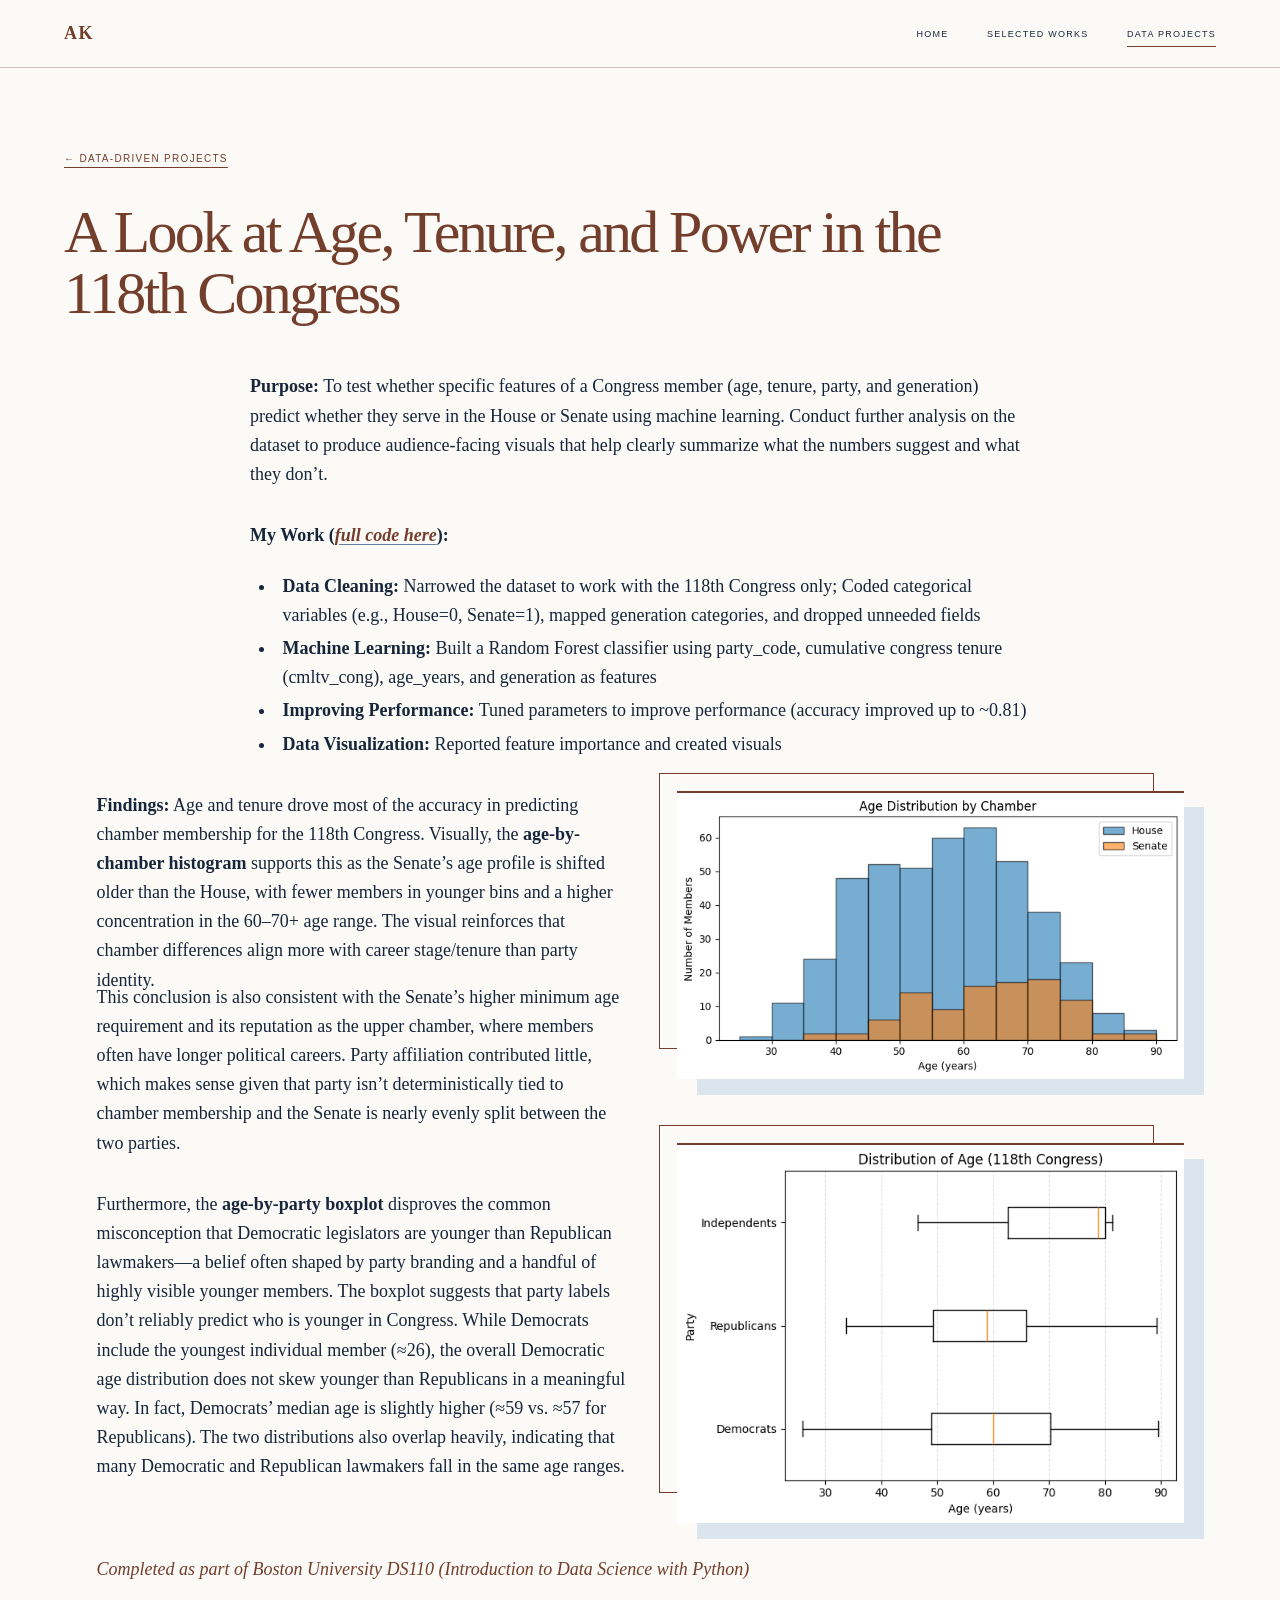
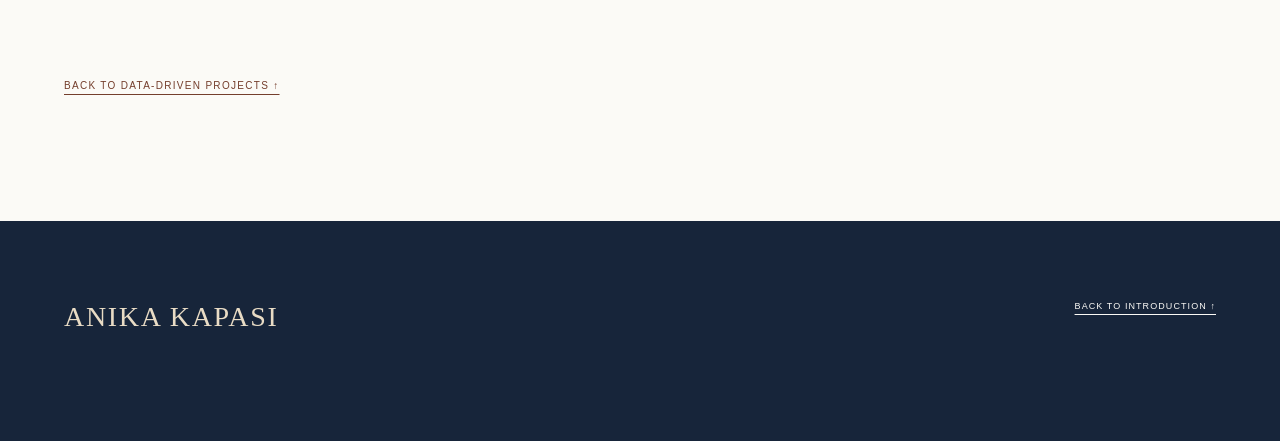
<file: congress-data-analysis.html>
<!doctype html>
<html lang="en">
<head>
  <meta charset="UTF-8" />
  <meta name="viewport" content="width=device-width, initial-scale=1.0" />
  <meta name="description" content="A Look at Age, Tenure, and Power in the 118th Congress by Anika Kapasi." />
  <title>A Look at Age, Tenure, and Power in the 118th Congress — Anika Kapasi</title>
  <link rel="stylesheet" href="selected-works.css?v=20260813-tablet-cleanup" />
  <link rel="stylesheet" href="congress-data-analysis.css" />
  <link rel="stylesheet" href="congress-data-analysis-overrides.css?v=20260813-responsive" />
</head>
<body>
  <header class="site-header">
    <a class="brand" href="index.html" aria-label="Anika Kapasi home">AK</a>
    <nav aria-label="Primary navigation">
      <a href="index.html#home">Home</a>
      <a href="selected-works.html">Selected Works</a>
      <a class="is-current" href="data-projects.html">Data Projects</a>
    </nav>
  </header>

  <main class="project-feature">
    <a class="back-link" href="data-projects.html">← Data-Driven Projects</a>
    <header class="feature-header">
      <h1>A Look at Age, Tenure, and Power in the 118th Congress</h1>
    </header>

    <article class="feature-content">
      <p><strong>Purpose:</strong> To test whether specific features of a Congress member (age, tenure, party, and generation) predict whether they serve in the House or Senate using machine learning. Conduct further analysis on the dataset to produce audience-facing visuals that help clearly summarize what the numbers suggest and what they don’t.</p>

      <p><strong>My Work (<a href="https://drive.google.com/file/d/1-5KDnHjxSPv-sjjvhtqpFP5xHmoeUhT2/view?usp=sharing" target="_blank" rel="noopener noreferrer"><em>full code here</em></a>):</strong></p>
      <ul>
        <li><strong>Data Cleaning:</strong> Narrowed the dataset to work with the 118th Congress only; Coded categorical variables (e.g., House=0, Senate=1), mapped generation categories, and dropped unneeded fields</li>
        <li><strong>Machine Learning:</strong> Built a Random Forest classifier using party_code, cumulative congress tenure (cmltv_cong), age_years, and generation as features</li>
        <li><strong>Improving Performance:</strong> Tuned parameters to improve performance (accuracy improved up to ~0.81)</li>
        <li><strong>Data Visualization:</strong> Reported feature importance and created visuals</li>
      </ul>

      <section class="finding finding-first">
        <div>
          <p><strong>Findings:</strong> Age and tenure drove most of the accuracy in predicting chamber membership for the 118th Congress. Visually, the <strong>age-by-chamber histogram</strong> supports this as the Senate’s age profile is shifted older than the House, with fewer members in younger bins and a higher concentration in the 60–70+ age range. The visual reinforces that chamber differences align more with career stage/tenure than party identity.</p>
        </div>
        <figure><img src="public/congress-age-chamber.png" alt="Age Distribution by Chamber chart"></figure>
      </section>

      <section class="finding">
        <div>
          <p>This conclusion is also consistent with the Senate’s higher minimum age requirement and its reputation as the upper chamber, where members often have longer political careers. Party affiliation contributed little, which makes sense given that party isn’t deterministically tied to chamber membership and the Senate is nearly evenly split between the two parties.</p>
          <p>Furthermore, the <strong>age-by-party boxplot</strong> disproves the common misconception that Democratic legislators are younger than Republican lawmakers—a belief often shaped by party branding and a handful of highly visible younger members. The boxplot suggests that party labels don’t reliably predict who is younger in Congress. While Democrats include the youngest individual member (≈26), the overall Democratic age distribution does not skew younger than Republicans in a meaningful way. In fact, Democrats’ median age is slightly higher (≈59 vs. ≈57 for Republicans). The two distributions also overlap heavily, indicating that many Democratic and Republican lawmakers fall in the same age ranges.</p>
        </div>
        <figure><img src="public/congress-age-party.png" alt="Distribution of Age (118th Congress) chart"></figure>
      </section>

      <p class="course-note"><em>Completed as part of Boston University DS110 (Introduction to Data Science with Python)</em></p>
    </article>
    <a class="project-return" href="data-projects.html">Back to Data-Driven Projects ↑</a>
  </main>

  <footer>
    <p>ANIKA KAPASI</p>
    <a href="index.html#home">Back to introduction ↑</a>
  </footer>
</body>
</html>
</file>
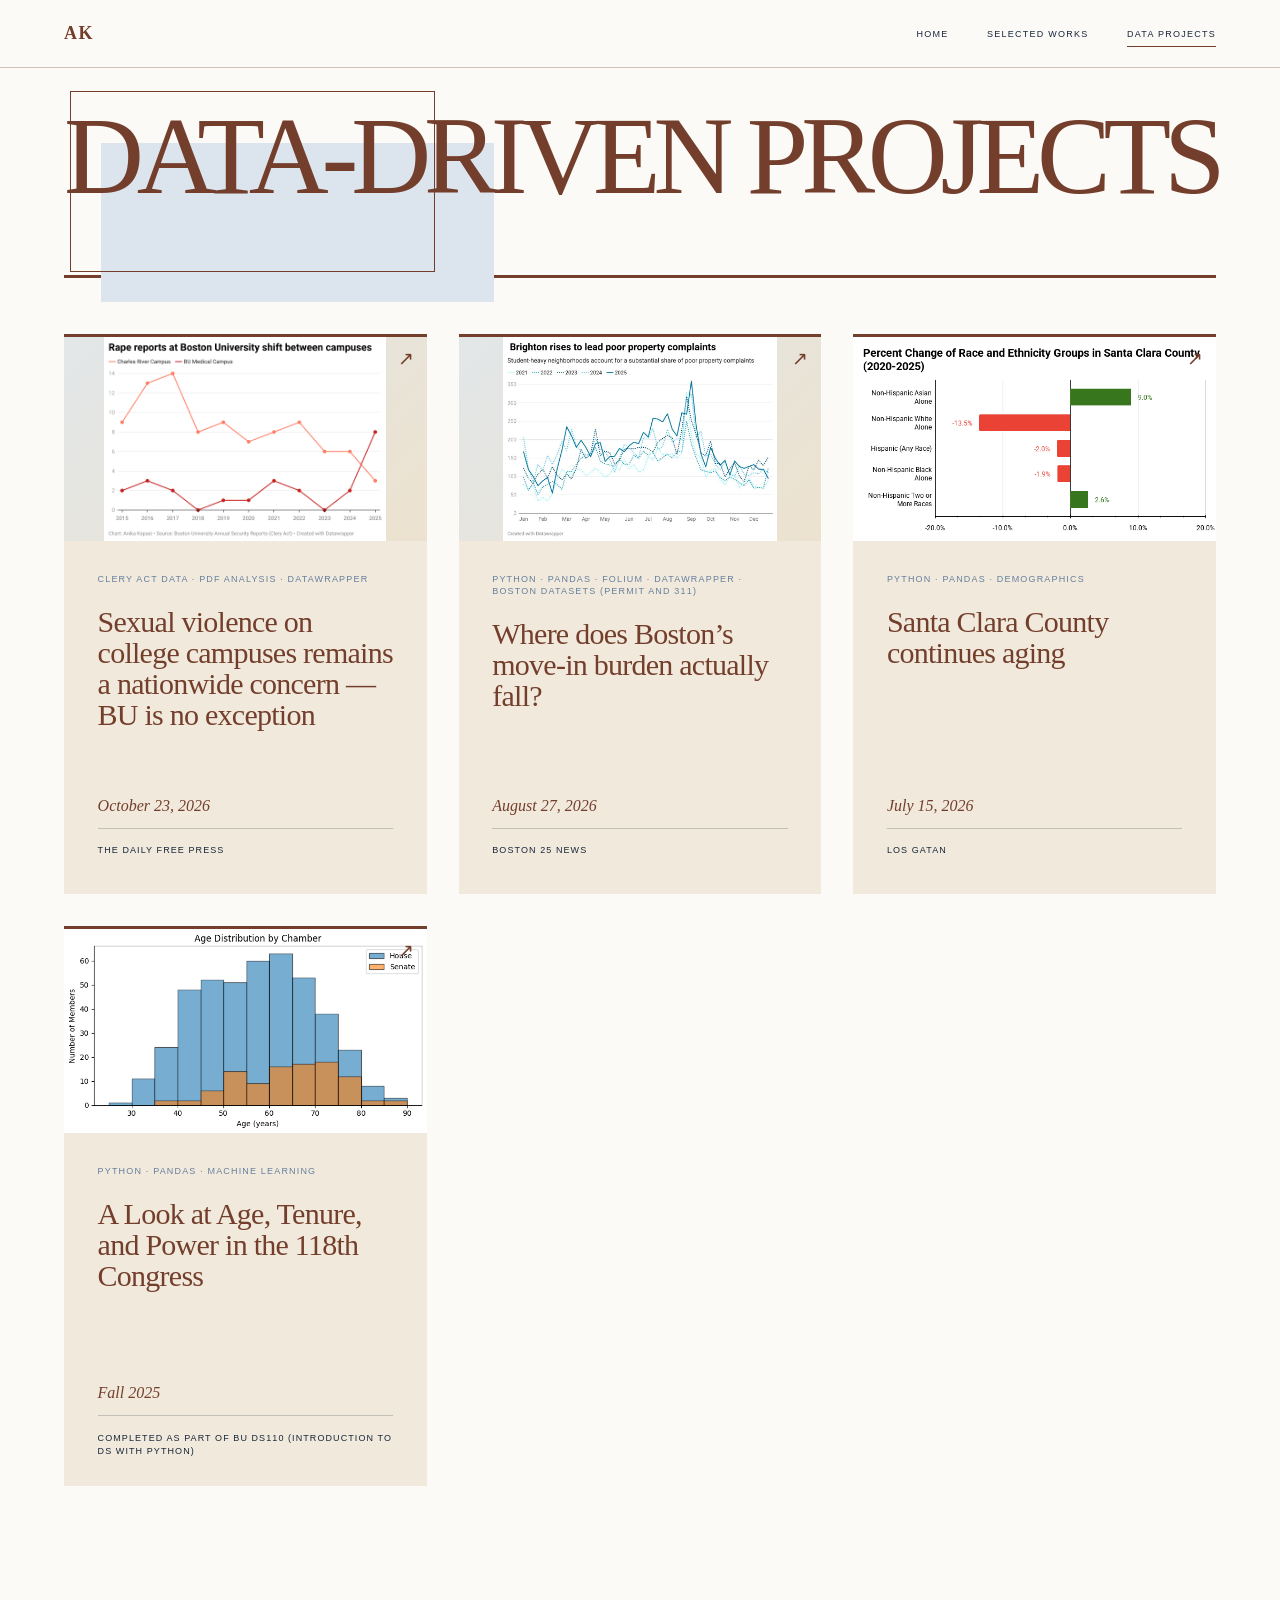
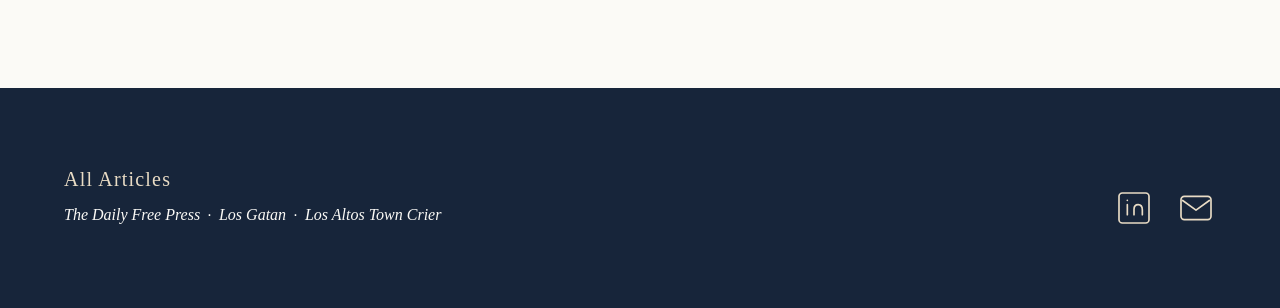
<file: data-projects.html>
<!doctype html>
<html lang="en">
<head>
  <meta charset="UTF-8" />
  <meta name="viewport" content="width=device-width, initial-scale=1.0" />
  <meta name="description" content="Data-driven reporting projects by Anika Kapasi." />
  <title>Data-Driven Projects — Anika Kapasi</title>
  <link rel="stylesheet" href="selected-works.css?v=20260813-progressive-grid" />
  <link rel="stylesheet" href="data-projects.css?v=20260924-move-in-fit" />
  <link rel="stylesheet" href="data-projects-overrides.css?v=20260813-mobile-title-spacing" />
</head>
<body>
  <header class="site-header">
    <a class="brand" href="index.html" aria-label="Anika Kapasi home">AK</a>
    <nav aria-label="Primary navigation">
      <a href="index.html#home">Home</a>
      <a href="selected-works.html">Selected Works</a>
      <a class="is-current" href="data-projects.html">Data Projects</a>
    </nav>
  </header>

  <main>
    <header class="works-intro data-intro">
      <div class="intro-accent" aria-hidden="true"><i></i><b></b></div>
      <h1><span>Data-Driven</span> <span>Projects</span></h1>
    </header>

    <section class="project-list" aria-label="Data projects">
      <article class="project-card">
        <a href="https://dailyfreepress.com/10/23/12/221716/sexual-violence-on-college-campuses-remains-a-nationwide-concern-bu-is-no-exception/" target="_blank" rel="noopener noreferrer" aria-label="Sexual violence on college campuses remains a nationwide concern — BU is no exception — opens article in a new tab">
          <div class="project-image project-image-contain">
            <img src="public/clery-act-reports-by-campus.png" alt="Line chart showing rape reports at Boston University’s Charles River and Medical campuses from 2015 to 2025">
          </div>
          <div class="project-copy">
            <p class="project-label">Clery Act Data · PDF Analysis · Datawrapper</p>
            <h2>Sexual violence on college campuses remains a nationwide concern — BU is no exception</h2>
            <time datetime="2026-10-23">October 23, 2026</time>
            <div class="project-footer">
              <span>The Daily Free Press</span>
              <span class="project-arrow" aria-hidden="true">↗</span>
            </div>
          </div>
        </a>
      </article>
      <article class="project-card">
        <a href="https://www.boston25news.com/news/local/where-does-bostons-move-in-burden-actually-fall/E3J6OGG32NBYHEYXRSV6W2PFK4/" target="_blank" rel="noopener noreferrer" aria-label="Where does Boston’s move-in burden actually fall? — opens in a new tab">
          <div class="project-image project-image-contain">
            <img src="public/boston-move-in-burden.jpg" alt="Boston street during move-in season">
          </div>
          <div class="project-copy">
            <p class="project-label">Python · Pandas · Folium · Datawrapper · Boston Datasets (Permit and 311)</p>
            <h2>Where does Boston’s move-in burden actually fall?</h2>
            <time datetime="2026-08-27">August 27, 2026</time>
            <div class="project-footer">
              <span>Boston 25 News</span>
              <span class="project-arrow" aria-hidden="true">↗</span>
            </div>
          </div>
        </a>
      </article>
      <article class="project-card">
        <a href="https://losgatan.com/santa-clara-county-continues-aging/" target="_blank" rel="noopener noreferrer" aria-label="Santa Clara County continues aging — opens in a new tab">
          <div class="project-image">
            <img src="public/article-images/Santa Clara County continues aging.png" alt="Photo for Santa Clara County continues aging">
          </div>
          <div class="project-copy">
            <p class="project-label">Python · Pandas · Demographics</p>
            <h2>Santa Clara County continues aging</h2>
            <time datetime="2026-07-15">July 15, 2026</time>
            <div class="project-footer">
              <span>Los Gatan</span>
              <span class="project-arrow" aria-hidden="true">↗</span>
            </div>
          </div>
        </a>
      </article>
      <article class="project-card">
        <a href="congress-data-analysis.html" aria-label="A Look at Age, Tenure, and Power in the 118th Congress">
          <div class="project-image">
            <img src="public/congress-age-chamber.png" alt="Age Distribution by Chamber chart">
          </div>
          <div class="project-copy">
            <p class="project-label">Python · Pandas · Machine Learning</p>
            <h2>A Look at Age, Tenure, and Power in the 118th Congress</h2>
            <time datetime="2025-12">Fall 2025</time>
            <div class="project-footer">
              <span class="project-credit">Completed as part of BU DS110 (Introduction to DS with Python)</span>
              <span class="project-arrow" aria-hidden="true">↗</span>
            </div>
          </div>
        </a>
      </article>
    </section>
  </main>

  <footer class="site-footer">
    <div class="bylines">
      <p>All Articles</p>
      <div class="byline-links" aria-label="All article bylines">
        <a href="https://dailyfreepress.com/staff_name/anika-kapasi/" target="_blank" rel="noopener noreferrer">The Daily Free Press</a>
        <span aria-hidden="true">·</span>
        <a href="https://losgatan.com/author/anikakapasi/" target="_blank" rel="noopener noreferrer">Los Gatan</a>
        <span aria-hidden="true">·</span>
        <a href="https://www.losaltosonline.com/search/?l=25&amp;sd=desc&amp;s=start_time&amp;f=html&amp;t=article%2Cvideo%2Cyoutube%2Ccollection&amp;q=anika+kapasi" target="_blank" rel="noopener noreferrer">Los Altos Town Crier</a>
      </div>
    </div>
    <div class="footer-contact" aria-label="Contact Anika Kapasi">
      <a class="contact-icon" href="https://www.linkedin.com/in/anika-kapasi/" target="_blank" rel="noopener noreferrer" aria-label="Anika Kapasi on LinkedIn">
        <svg viewBox="0 0 24 24" aria-hidden="true"><rect x="3" y="3" width="18" height="18" rx="2"/><path d="M8 10v6M8 7.4v.1M12 16v-3.2c0-1.8 1-2.8 2.5-2.8s2.5 1 2.5 3.2V16"/></svg>
      </a>
      <a class="contact-icon" href="mailto:anika.kapasi@gmail.com" aria-label="Email Anika Kapasi">
        <svg viewBox="0 0 24 24" aria-hidden="true"><rect x="3" y="5" width="18" height="14" rx="2"/><path d="m4 7.5 8 5.8 8-5.8"/></svg>
      </a>
    </div>
  </footer>
</body>
</html>
</file>
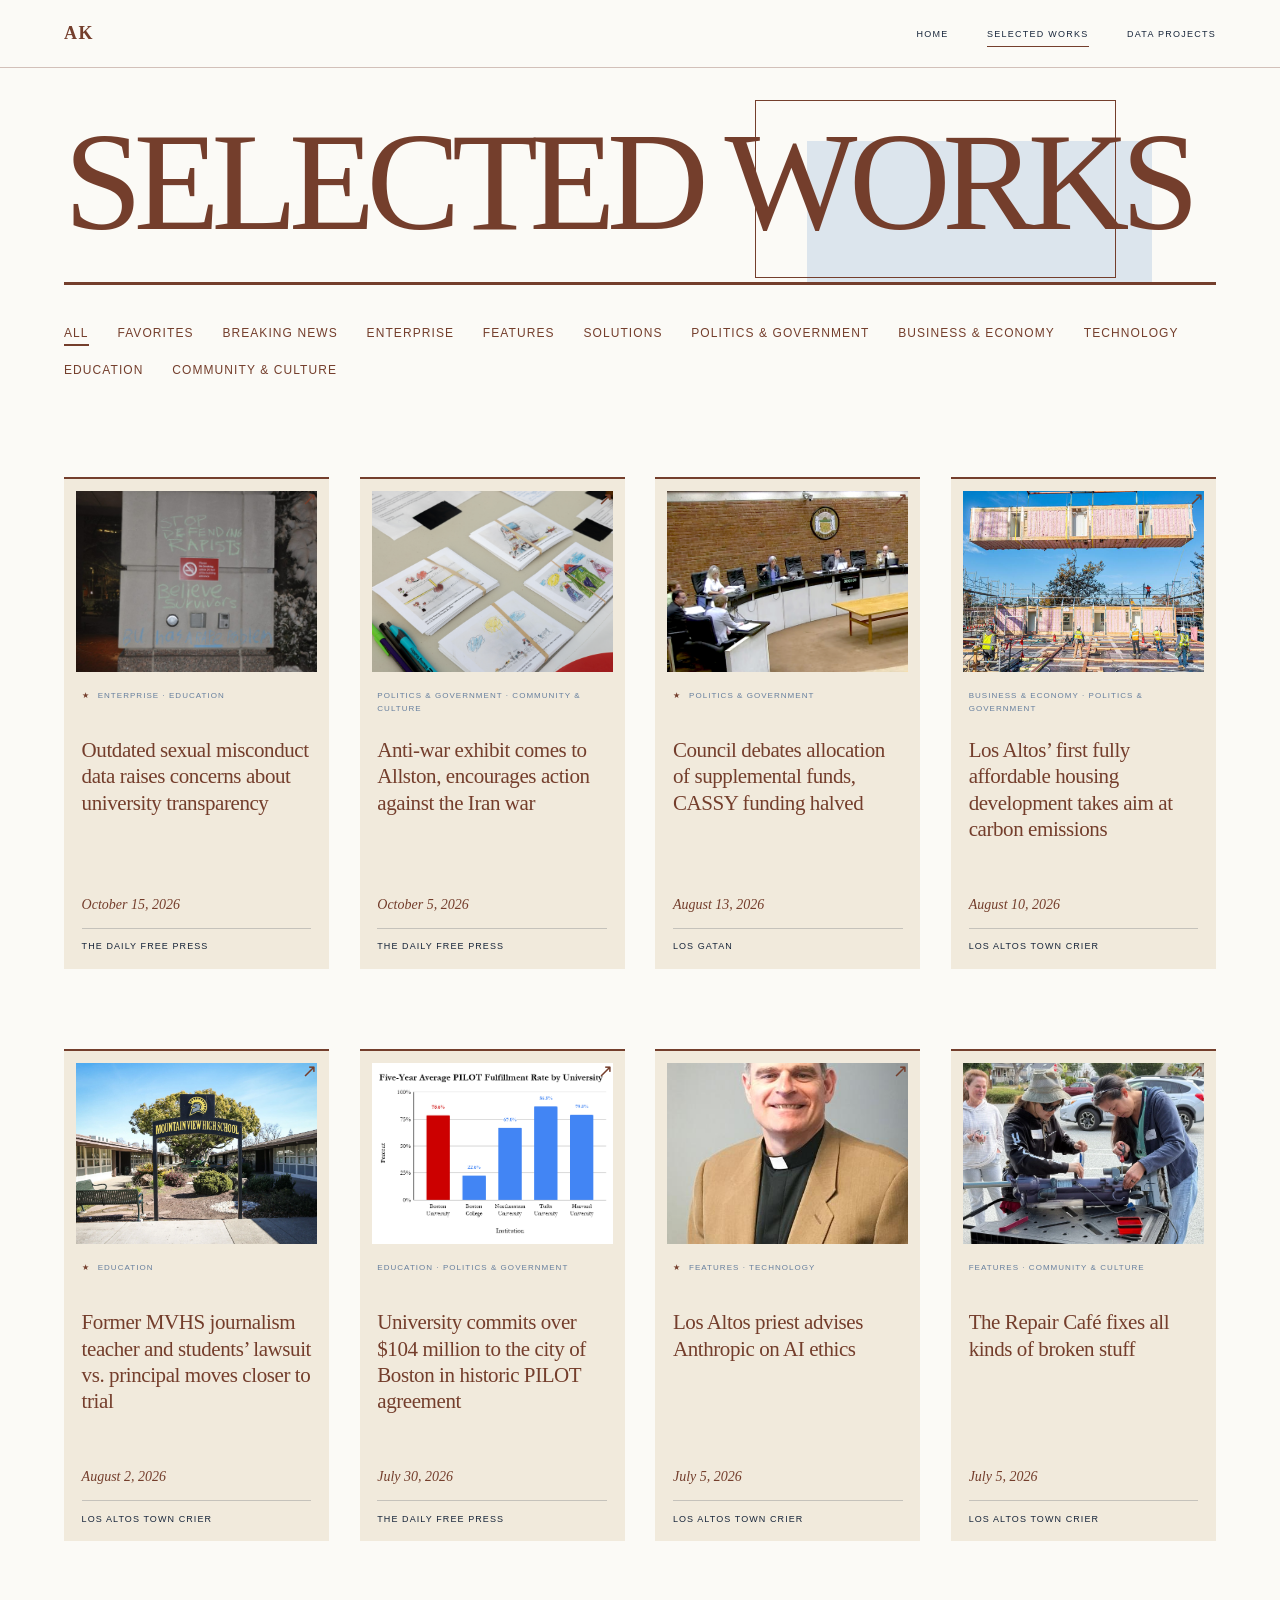
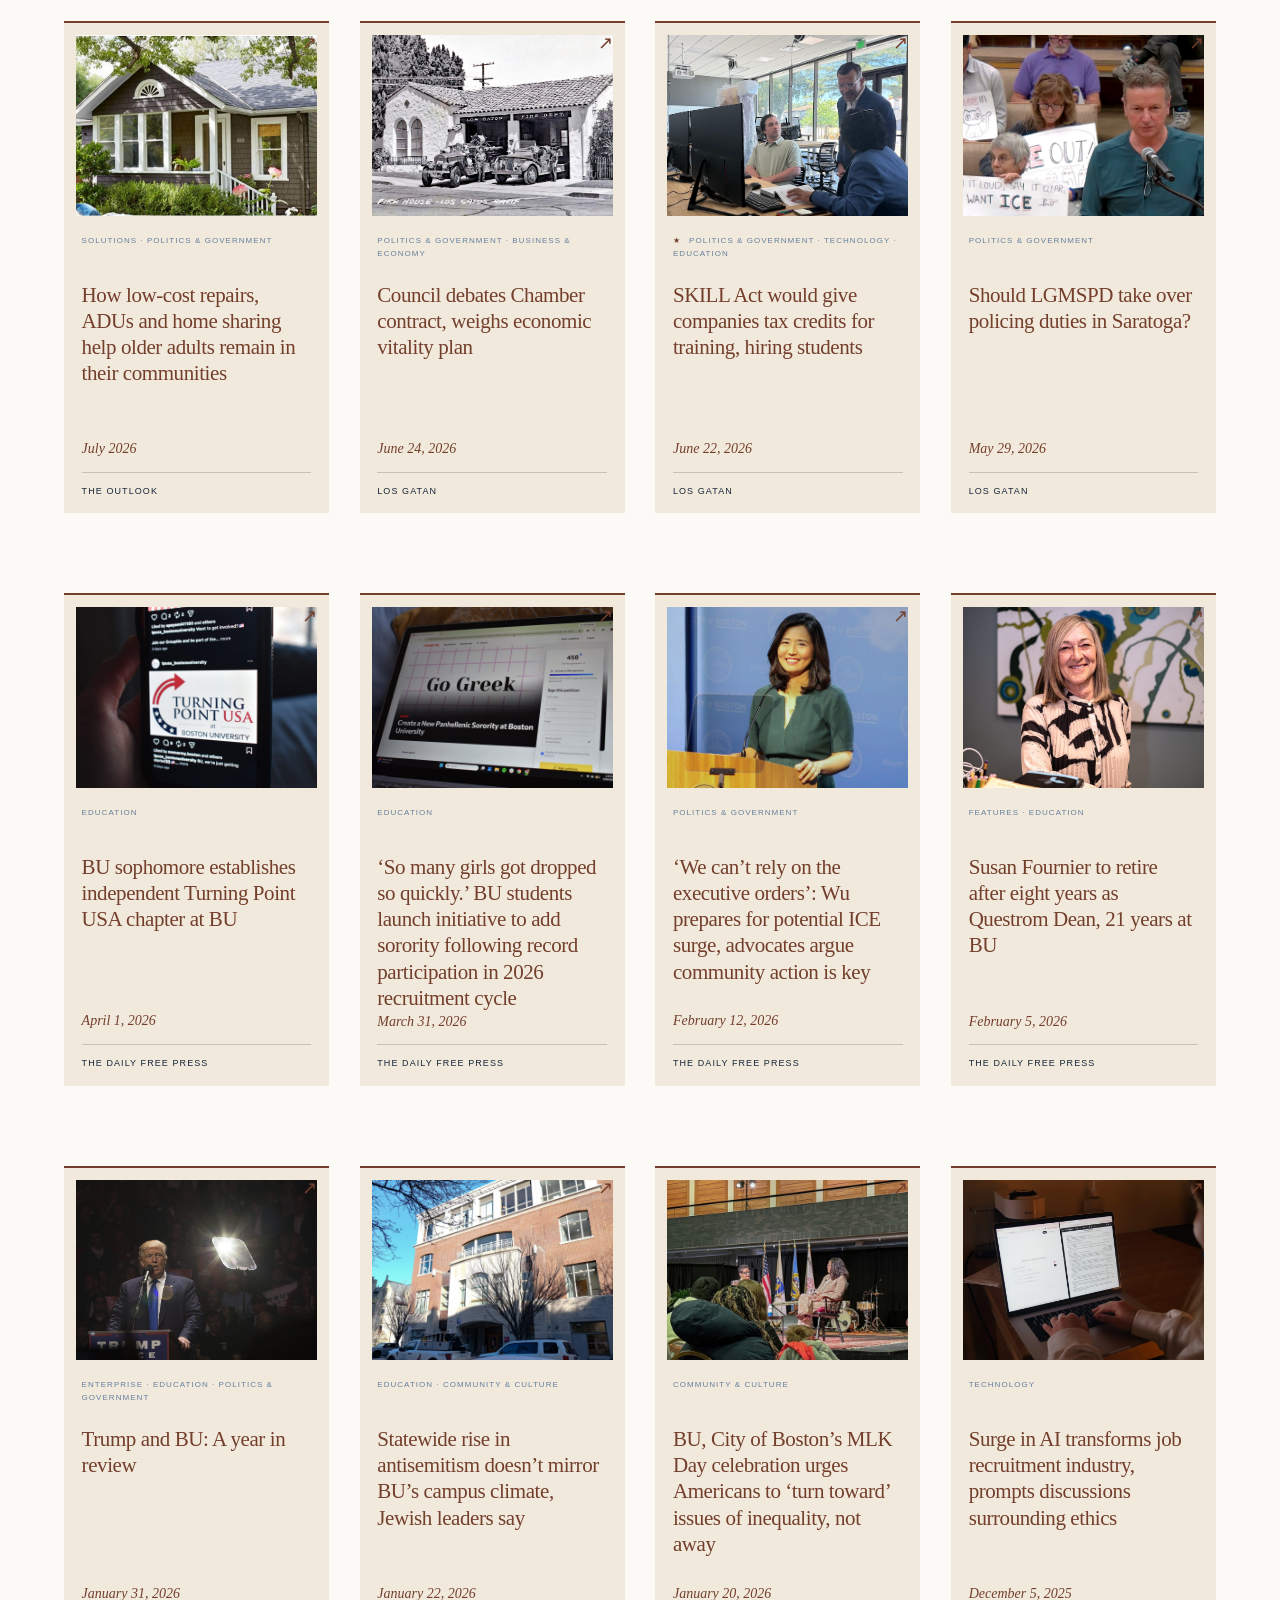
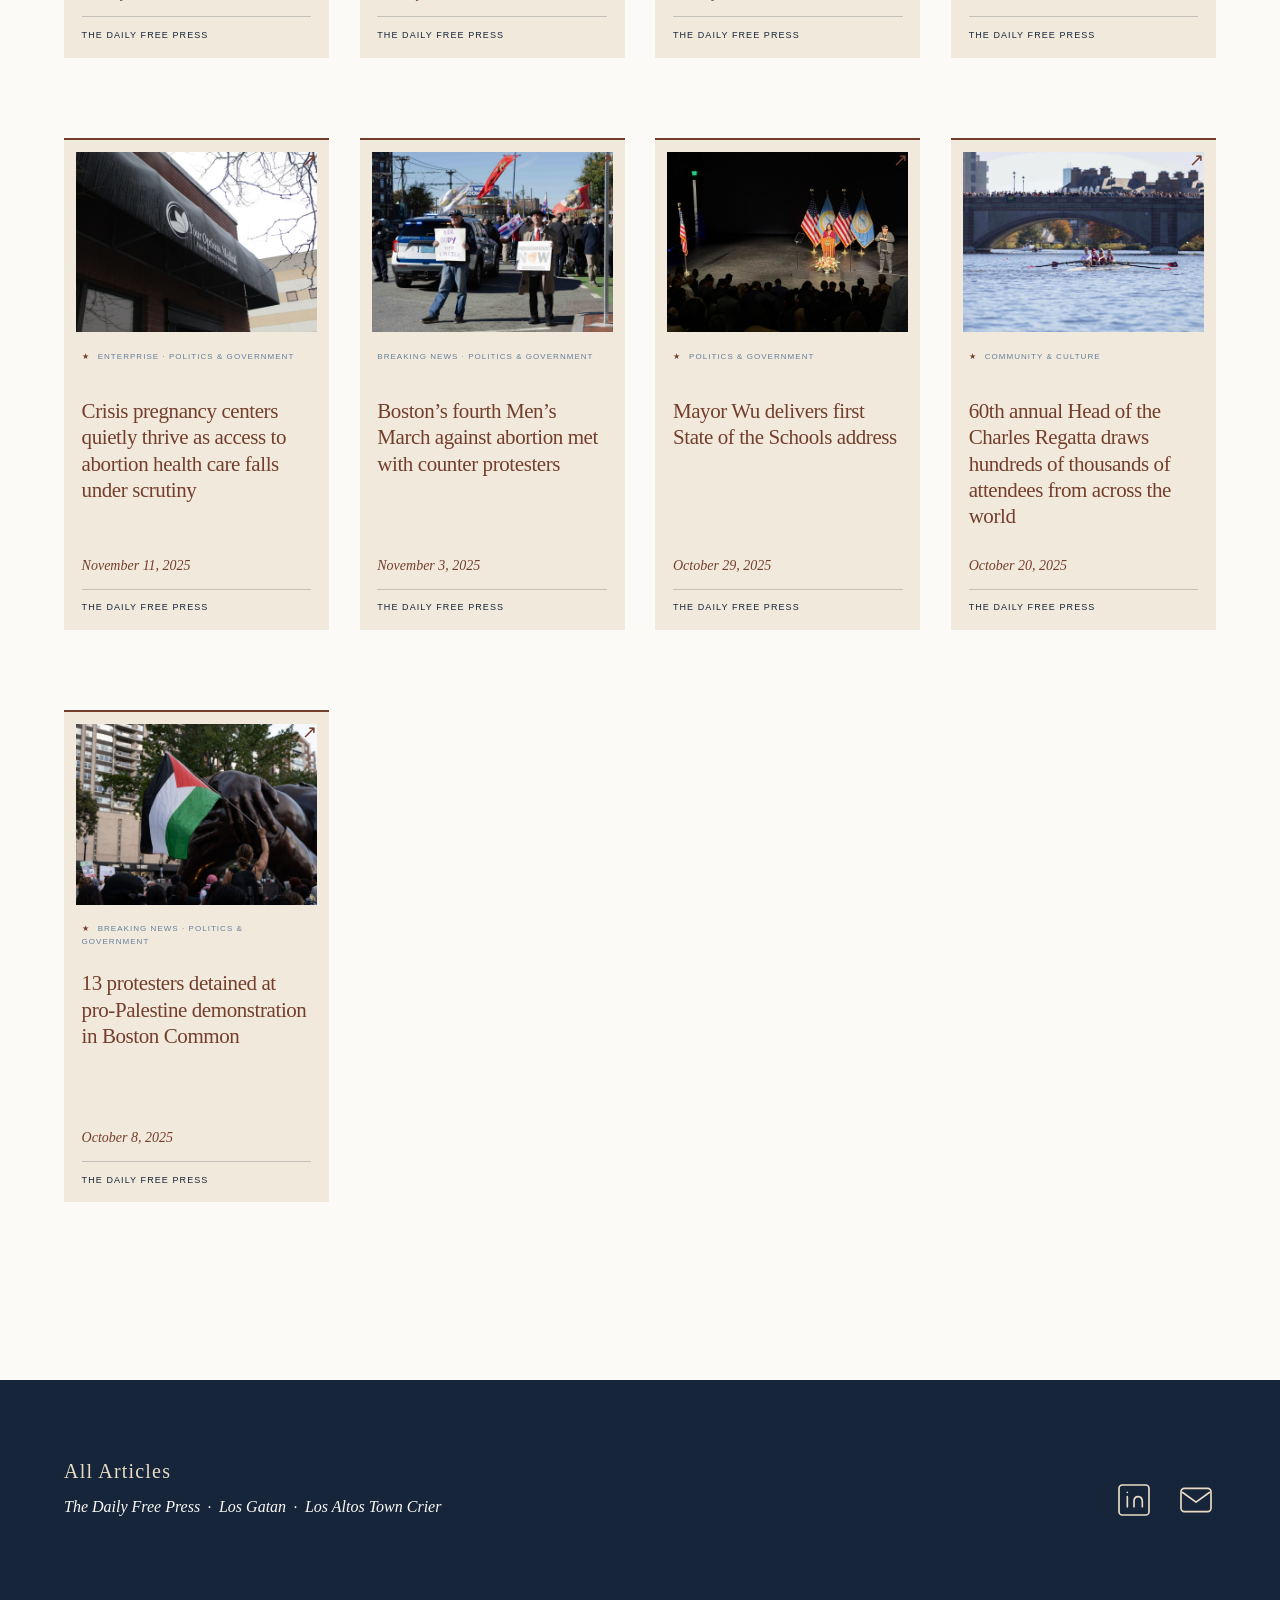
<file: selected-works.html>
<!doctype html>
<html lang="en">
<head>
  <meta charset="UTF-8" />
  <meta name="viewport" content="width=device-width, initial-scale=1.0" />
  <meta name="description" content="Selected reporting by Anika Kapasi." />
  <title>Selected Works — Anika Kapasi</title>
  <link rel="stylesheet" href="selected-works.css?v=20260813-progressive-grid" />
</head>
<body>
  <header class="site-header">
    <a class="brand" href="index.html" aria-label="Anika Kapasi home">AK</a>
    <nav aria-label="Primary navigation">
      <a href="index.html#home">Home</a>
      <a class="is-current" href="selected-works.html">Selected Works</a>
      <a href="data-projects.html">Data Projects</a>
    </nav>
  </header>

  <main>
    <header class="works-intro">
      <div class="intro-accent" aria-hidden="true"><i></i><b></b></div>
      <h1>Selected Works</h1>
    </header>

    <section class="filters" aria-label="Filter selected works">
      <div class="filter-group">
        <div class="filter-options" id="story-filters" role="group" aria-label="Filter by story type"></div>
      </div>
      <div class="filter-group">
        <div class="filter-options" id="beat-filters" role="group" aria-label="Filter by beat"></div>
      </div>
      <div class="filter-status" aria-live="polite">
        <span class="visually-hidden" id="result-count"></span>
        <button id="reset-filters" type="button">Reset filters</button>
      </div>
    </section>

    <section class="article-grid" id="article-grid" aria-label="Articles"></section>
    <div class="empty-state" id="empty-state" hidden>
      <p>No stories match those filters.</p>
      <button type="button">Clear filters</button>
    </div>
  </main>

  <footer class="site-footer">
    <div class="bylines">
      <p>All Articles</p>
      <div class="byline-links" aria-label="All article bylines">
        <a href="https://dailyfreepress.com/staff_name/anika-kapasi/" target="_blank" rel="noopener noreferrer">The Daily Free Press</a>
        <span aria-hidden="true">·</span>
        <a href="https://losgatan.com/author/anikakapasi/" target="_blank" rel="noopener noreferrer">Los Gatan</a>
        <span aria-hidden="true">·</span>
        <a href="https://www.losaltosonline.com/search/?l=25&amp;sd=desc&amp;s=start_time&amp;f=html&amp;t=article%2Cvideo%2Cyoutube%2Ccollection&amp;q=anika+kapasi" target="_blank" rel="noopener noreferrer">Los Altos Town Crier</a>
      </div>
    </div>
    <div class="footer-contact" aria-label="Contact Anika Kapasi">
      <a class="contact-icon" href="https://www.linkedin.com/in/anika-kapasi/" target="_blank" rel="noopener noreferrer" aria-label="Anika Kapasi on LinkedIn">
        <svg viewBox="0 0 24 24" aria-hidden="true"><rect x="3" y="3" width="18" height="18" rx="2"/><path d="M8 10v6M8 7.4v.1M12 16v-3.2c0-1.8 1-2.8 2.5-2.8s2.5 1 2.5 3.2V16"/></svg>
      </a>
      <a class="contact-icon" href="mailto:anika.kapasi@gmail.com" aria-label="Email Anika Kapasi">
        <svg viewBox="0 0 24 24" aria-hidden="true"><rect x="3" y="5" width="18" height="14" rx="2"/><path d="m4 7.5 8 5.8 8-5.8"/></svg>
      </a>
    </div>
  </footer>
  <script src="data/articles.js?v=20260813-2"></script>
  <script src="selected-works.js?v=20260813-2"></script>
</body>
</html>
</file>
<file: selected-works.css>
:root{--paper:#fbfaf6;--brown:#743e2c;--ink:#17253a;--blue:#667f9e;--pale:#dce5ed;--cream:#e9dcc5;--serif:"Times New Roman",Times,serif;--sans:Arial,Helvetica,sans-serif;--ease:cubic-bezier(.22,1,.36,1)}
*{box-sizing:border-box}html{scroll-behavior:smooth}body{margin:0;background:var(--paper);color:var(--ink);font-family:var(--sans)}a{color:inherit}.site-header{position:relative;z-index:20;height:68px;padding:0 5vw;display:flex;align-items:center;justify-content:space-between;border-bottom:1px solid rgba(116,62,44,.3)}.brand{color:var(--brown);font:700 18px var(--serif);letter-spacing:.08em;text-decoration:none}.site-header nav{display:flex;gap:2.4rem}.site-header nav a{position:relative;text-decoration:none;text-transform:uppercase;letter-spacing:.14em;font-size:9px}.site-header nav a::after{content:"";position:absolute;left:0;bottom:-8px;width:100%;height:1px;background:var(--brown);transform:scaleX(0);transform-origin:left;transition:transform .3s var(--ease)}.site-header nav a:hover::after,.site-header nav a:focus-visible::after,.site-header nav a.is-current::after{transform:scaleX(1)}main{padding:0 5vw 10vh}.works-intro{position:relative;min-height:390px;padding:11vh 0 8vh;border-bottom:3px solid var(--brown);overflow:hidden;animation:introIn .75s var(--ease) both}.section-index{margin:0 0 1.6rem;color:var(--blue);text-transform:uppercase;letter-spacing:.18em;font-size:9px}.works-intro h1{position:relative;z-index:2;margin:0;color:var(--brown);font:clamp(76px,11vw,174px)/.72 var(--serif);font-weight:400;letter-spacing:-.06em;text-transform:uppercase}.dek{position:relative;z-index:2;max-width:560px;margin:3rem 0 0;font:italic 18px/1.45 var(--serif);color:var(--blue)}.intro-accent{position:absolute;right:5vw;top:5vh;width:31vw;height:28vh}.intro-accent i,.intro-accent b{position:absolute;display:block}.intro-accent i{inset:20% 0 0 13%;background:var(--pale)}.intro-accent b{inset:0 9% 14% 0;border:1px solid var(--brown)}.filters{padding:3rem 0 2.5rem;border-bottom:1px solid rgba(116,62,44,.35);opacity:0;animation:rise .6s var(--ease) .2s forwards}.filter-group{display:grid;grid-template-columns:110px 1fr;gap:1rem;align-items:start;margin-bottom:1.5rem}.filter-group>p{margin:.65rem 0 0;color:var(--blue);text-transform:uppercase;letter-spacing:.16em;font-size:9px}.filter-options{display:flex;flex-wrap:wrap;gap:.35rem 1.5rem}.filter-options button,.filter-status button,.empty-state button{position:relative;padding:.55rem 0;border:0;background:none;color:var(--ink);cursor:pointer;text-transform:uppercase;letter-spacing:.1em;font:10px var(--sans)}.filter-options button::after{content:"";position:absolute;left:0;bottom:2px;width:100%;height:2px;background:var(--brown);transform:scaleX(0);transform-origin:left;transition:transform .25s var(--ease)}.filter-options button:hover,.filter-options button[aria-pressed="true"]{color:var(--brown)}.filter-options button[aria-pressed="true"]::after,.filter-options button:hover::after{transform:scaleX(1)}button:focus-visible,a:focus-visible{outline:2px solid var(--blue);outline-offset:4px}.filter-status{display:flex;justify-content:space-between;align-items:center;margin-top:2rem;color:var(--blue);text-transform:uppercase;letter-spacing:.14em;font-size:9px}.filter-status button{color:var(--brown);text-decoration:underline;text-underline-offset:4px}.article-grid{display:grid;grid-template-columns:repeat(4,minmax(0,1fr));gap:5rem 2.4vw;padding:5.5rem 0}.article-card{position:relative;min-width:0;opacity:0;transform:translateY(14px);animation:cardIn .55s var(--ease) forwards}.article-card[hidden]{display:none}.article-card::before{content:"";position:absolute;z-index:0;pointer-events:none}.article-card.accent-blue::before{inset:14px -12px auto 20px;height:42%;background:var(--pale)}.article-card.accent-cream::before{inset:-14px 24px auto -12px;height:34%;background:var(--cream)}.article-card.accent-line::before{inset:-12px -14px 20% 16px;border:1px solid var(--brown)}.article-link{position:relative;z-index:1;display:flex;height:100%;min-height:430px;flex-direction:column;text-decoration:none;background:var(--paper);border-top:2px solid var(--brown);transition:transform .35s var(--ease)}.article-link:hover{transform:translateY(-5px)}.image-well{position:relative;aspect-ratio:4/3;overflow:hidden;background:linear-gradient(135deg,rgba(220,229,237,.7),rgba(233,220,197,.5))}.image-well::before,.image-well::after{content:"";position:absolute}.image-well::before{inset:18% 12%;border:1px solid rgba(116,62,44,.45)}.image-well::after{left:12%;bottom:12%;width:45%;height:1px;background:var(--blue)}.image-well span{position:absolute;right:12%;bottom:10%;text-transform:uppercase;letter-spacing:.15em;font-size:7px;color:var(--blue)}.card-body{display:flex;flex:1;flex-direction:column;padding:1.25rem .15rem .25rem}.tags{min-height:18px;margin:0 0 .8rem;color:var(--blue);text-transform:uppercase;letter-spacing:.13em;font-size:8px}.favorite-mark{color:var(--brown);margin-right:.5rem}.article-card h2{margin:0;font:24px/1.08 var(--serif);font-weight:400;letter-spacing:-.025em}.card-meta{margin:auto 0 0;padding-top:2rem;font:14px/1.45 var(--serif)}.card-meta span{display:block}.card-bottom{display:flex;align-items:flex-end;justify-content:space-between;margin-top:.8rem;padding-top:.8rem;border-top:1px solid rgba(23,37,58,.2)}.publication{max-width:80%;font-size:9px;text-transform:uppercase;letter-spacing:.12em}.external-arrow{color:var(--brown);font:24px/1 var(--serif);transition:transform .3s var(--ease)}.article-link:hover .external-arrow{transform:translate(4px,-4px)}.empty-state{padding:10vh 0;text-align:center;font:28px var(--serif)}footer{min-height:220px;padding:5rem 5vw;display:flex;align-items:flex-start;justify-content:space-between;background:var(--ink);color:var(--paper)}footer p{margin:0;color:var(--cream);font:28px var(--serif);letter-spacing:.06em}footer a{text-transform:uppercase;letter-spacing:.12em;font-size:9px;text-underline-offset:5px}@keyframes introIn{from{opacity:0;transform:translateY(18px)}to{opacity:1;transform:none}}@keyframes rise{to{opacity:1;transform:none}}@keyframes cardIn{to{opacity:1;transform:none}}
@media(max-width:1000px){.article-grid{grid-template-columns:repeat(2,minmax(0,1fr));gap:4rem 5vw}.works-intro{min-height:350px}.intro-accent{width:45vw}.article-link{min-height:450px}}
@media(max-width:620px){.site-header{padding:0 6vw}.site-header nav{gap:1.4rem}main{padding:0 6vw 8vh}.works-intro{min-height:330px;padding-top:9vh}.works-intro h1{font-size:20vw;line-height:.76}.dek{margin-top:2rem;font-size:16px}.intro-accent{right:-12vw;top:4vh;width:68vw;height:24vh;opacity:.6}.filter-group{display:block}.filter-group>p{margin-bottom:.65rem}.filter-options{gap:.25rem 1.1rem}.article-grid{grid-template-columns:1fr;gap:4.5rem;padding-top:4rem}.article-link{min-height:0}.image-well{aspect-ratio:16/10}.article-card h2{font-size:27px}.filter-status{align-items:flex-start;gap:1rem}footer{padding:4rem 6vw;flex-direction:column;gap:3rem}}
@media(prefers-reduced-motion:reduce){html{scroll-behavior:auto}*,*::before,*::after{animation-duration:.001ms!important;animation-delay:0ms!important;transition-duration:.001ms!important}}
@media(max-width:620px){.site-header nav{gap:1rem}.site-header nav a{font-size:8px;letter-spacing:.09em}}

/* Selected Works refinements */
.visually-hidden{position:absolute!important;width:1px;height:1px;padding:0;margin:-1px;overflow:hidden;clip:rect(0,0,0,0);white-space:nowrap;border:0}
.works-intro{min-height:0;padding:7vh 0 4vh}
.intro-accent{top:3.5vh;height:23vh}
.filters{padding:2rem 0 2.25rem}
.filter-group{display:block;margin-bottom:.7rem}
.filter-status{justify-content:flex-end;margin-top:.6rem}
.article-card::before{display:none!important}
.article-link{min-height:405px;background:#f1eadc;padding:.75rem}
.card-body{padding:1.1rem .35rem .35rem}
.article-card h2{font-size:20px;line-height:1.12}
.article-date{display:block;margin:.75rem 0 0;color:var(--brown);font:italic 14px/1.35 var(--serif)}
.card-meta{display:none}
@media(max-width:1000px){.works-intro{min-height:0}.article-link{min-height:450px}}
@media(max-width:620px){.works-intro{min-height:0;padding:6vh 0 3vh}.intro-accent{height:21vh}.article-card h2{font-size:23px}.article-link{min-height:0}.filters{padding:1.6rem 0 2rem}}

/* Unified filters and standardized article cards */
.filters{display:flex;flex-wrap:wrap;align-items:center;gap:.35rem 1.8rem;border-bottom:0}
.filter-group,.filter-options{display:contents}
.filter-options button{color:var(--brown);font-size:12px;letter-spacing:.09em}
.filter-options button:hover,.filter-options button[aria-pressed="true"]{color:var(--brown)}
.filter-status{flex-basis:100%;margin-top:.5rem}
.article-link{position:relative}
.tags{min-height:2.5em}
.article-card h2{min-height:8em;color:var(--brown);font-family:Georgia,"Times New Roman",serif;font-size:19px;line-height:1.16;letter-spacing:-.02em}
.article-date{min-height:1.35em;margin-top:.8rem}
.card-bottom{margin-top:auto}
.external-arrow{position:absolute;top:.7rem;right:.75rem;z-index:2;font-size:18px;line-height:1}
.article-link:hover .external-arrow{transform:translate(2px,-2px)}
@media(max-width:1000px){.article-card h2{min-height:5.8em}}
@media(max-width:620px){.filters{gap:.25rem 1.25rem}.filter-options button{font-size:11px}.article-card h2{min-height:0;font-size:23px}.article-date{min-height:0}.external-arrow{font-size:17px}}

/* Refined grid rhythm and restrained card accents */
.article-grid{padding-top:2.6rem}
.works-intro{padding-bottom:5.5vh}
.article-card{z-index:0}
.article-card.accent-blue::before,.article-card.accent-cream::before{display:none!important}
.card-body{display:grid;grid-template-rows:48px 150px auto auto;align-content:start}
.tags{line-height:1.65}
.article-card h2{min-height:0;font-size:21px;line-height:1.25}
.article-date{align-self:end;margin:.55rem 0 .8rem}
.card-bottom{margin-top:0;padding-top:.8rem}
@media(max-width:1000px){.card-body{grid-template-rows:48px 150px auto auto}.article-card h2{min-height:0;font-size:22px;line-height:1.26}}
@media(max-width:620px){.article-grid{padding-top:2rem}.works-intro{padding-bottom:4.5vh}.card-body{display:flex}.article-card h2{font-size:24px;line-height:1.26}.article-date{margin-top:1rem}.card-bottom{margin-top:.1rem}}

/* Published article photography */
.image-well::before,.image-well::after{display:none}
.image-well img{display:block;width:100%;height:100%;object-fit:cover;object-position:center;transition:transform .4s var(--ease)}
.article-link:hover .image-well img{transform:scale(1.025)}

/* Shared articles and contact footer. */
.site-footer{gap:3rem}.bylines{display:grid;gap:.8rem}.bylines p{font-size:20px}.byline-links{display:flex;flex-wrap:wrap;align-items:center;gap:.45rem;color:var(--paper)}.byline-links a{font:italic 16px/1.35 var(--serif);letter-spacing:0;text-transform:none;text-decoration:none}.byline-links a:hover,.byline-links a:focus-visible{text-decoration:underline;text-underline-offset:4px}.footer-contact{display:flex;align-items:flex-end;align-self:flex-end;gap:1.35rem}.contact-icon{display:grid;place-items:end;width:40px;height:40px;line-height:0;color:var(--cream);font-family:ui-monospace,SFMono-Regular,"SF Mono",Menlo,Consolas,monospace;text-decoration:none;transition:color .2s var(--ease)}.contact-icon svg{display:block;width:40px;height:40px;fill:none;stroke:currentColor;stroke-linecap:round;stroke-linejoin:round;stroke-width:1}.contact-icon:hover,.contact-icon:focus-visible{color:var(--paper)}

/* Touch-sized controls without changing the desktop editorial layout. */
@media (max-width: 700px) {
  .site-header nav a {
    display:inline-flex;
    align-items:center;
    min-height:44px;
  }

  .filter-options button,
  .filter-status button,
  .empty-state button {
    min-height:44px;
    padding-top:.75rem;
    padding-bottom:.75rem;
  }

  .site-footer {
    align-items:flex-start;
  }

  .footer-contact {
    align-self:flex-start;
  }
}

/* Mobile editorial page headers: keep the title clear of its geometric accents. */
@media (max-width: 700px) {
  .works-intro {
    min-height:215px;
    display:flex;
    align-items:flex-end;
    padding:2.75rem 0 1.75rem;
  }

  .works-intro h1 {
    max-width:100%;
    font-size:clamp(58px,18vw,78px);
    line-height:.76;
  }

  .works-intro .intro-accent {
    top:1.75rem;
    right:1vw;
    width:54vw;
    height:17vh;
    opacity:.72;
  }

  .works-intro .intro-accent i {
    inset:18% 0 0 14%;
  }

  .works-intro .intro-accent b {
    inset:0 8% 14% 0;
  }
}

/* Keep tablet and phone title treatments clean; desktop retains the accents. */
@media (max-width: 900px) {
  .works-intro .intro-accent {
    display:none;
  }
}

/* Selected Works grid: retain readable editorial card widths as space narrows. */
@media (max-width: 1220px) {
  .article-grid {
    grid-template-columns:repeat(3, minmax(0, 1fr));
  }
}

@media (max-width: 960px) {
  .article-grid {
    grid-template-columns:repeat(2, minmax(0, 1fr));
  }
}

@media (max-width: 700px) {
  .article-grid {
    grid-template-columns:1fr;
  }

  .article-link {
    min-height:0;
  }
}
</file>
<file: congress-data-analysis.css>
.project-feature{padding:5rem 5vw 8rem;overflow:hidden}.back-link,.project-return{display:inline-block;color:var(--brown);font-size:10px;letter-spacing:.13em;text-transform:uppercase;text-underline-offset:5px}.feature-header{position:relative;max-width:1240px;margin:2.25rem auto 3rem}.feature-header h1{max-width:980px;margin:0;color:var(--brown);font:60px/1.02 var(--serif);font-weight:400;letter-spacing:-.045em}.feature-content{max-width:780px;margin:0 auto;color:var(--ink);font:19px/1.62 var(--serif)}.feature-content>p{margin:0 0 2.1rem}.feature-content a{color:var(--brown);text-decoration-color:var(--blue);text-underline-offset:.18em}.feature-content ul{margin:-.65rem 0 3rem;padding-left:1.45em}.feature-content li{padding-left:.35em;margin:.25rem 0}.finding{display:grid;grid-template-columns:minmax(0,1fr) minmax(320px,.95fr);gap:3rem;align-items:center;margin:4.5rem -12vw}.finding>div{max-width:640px;justify-self:end}.finding p{margin:0 0 2rem}.finding p:last-child{margin-bottom:0}.finding figure{position:relative;margin:0}.finding figure::before{content:"";position:absolute;z-index:-1;inset:16px -20px -16px 20px;background:var(--pale)}.finding figure::after{content:"";position:absolute;z-index:-1;inset:-18px 30px 30px -18px;border:1px solid var(--brown)}.finding img{display:block;width:100%;height:auto;background:var(--white);border-top:2px solid var(--brown)}.finding-first{margin-top:4rem;margin-bottom:1.5rem}.finding-first+.finding{margin-top:1.5rem}.course-note{margin-top:4rem!important;color:var(--brown);font-size:18px;text-align:left}.project-return{margin:6rem 0 0}@media(max-width:850px){.project-feature{padding:4rem 6vw 6rem}.feature-header{margin:2rem 0 3rem}.feature-header h1{font-size:clamp(38px,9vw,60px)}.feature-content{font-size:18px}.finding{display:block;margin:3.5rem 0}.finding-first,.finding-first+.finding{margin-top:2.5rem;margin-bottom:2.5rem}.finding>div{max-width:none}.finding figure{margin-top:2.5rem}.finding figure::before{inset:12px -10px -12px 12px}.finding figure::after{inset:-12px 18px 18px -12px}}@media(prefers-reduced-motion:no-preference){.feature-header{animation:feature-rise .65s var(--ease) both}.feature-content{animation:feature-rise .7s var(--ease) .12s both}@keyframes feature-rise{from{opacity:0;transform:translateY(16px)}to{opacity:1;transform:none}}}
</file>
<file: congress-data-analysis-overrides.css>
/* Final reading rhythm adjustments for the Congress project. */
.feature-content {
  font-size: 18px;
}

.feature-content > p {
  margin-bottom: 2rem;
}

.feature-content ul {
  margin-bottom: 2rem;
}

.finding,
.finding-first,
.finding-first + .finding {
  margin-top: 2rem;
  margin-bottom: 2rem;
}

.finding {
  align-items: start;
}

/* Keep the two follow-up findings on one consistent reading rhythm. */
.finding:not(.finding-first) > div {
  display: flex;
  flex-direction: column;
  gap: 2rem;
}

.finding:not(.finding-first) > div p {
  margin: 0;
}

/* Keep the narrative continuous while the first chart occupies the right column. */
.finding-first + .finding > div {
  margin-top: -8rem;
}

/* Offset the second visualization independently so the framed charts never touch. */
.finding-first + .finding figure {
  margin-top: 2rem;
}

.course-note {
  width: 100%;
  margin: 2rem 0 0 -12vw !important;
  text-align: left;
}

@media (max-width: 850px) {
  .finding-first + .finding > div {
    margin-top: 0;
  }

  .finding-first + .finding figure {
    margin-top: 2.5rem;
  }

  .course-note {
    margin-left: 0 !important;
  }
}

@media (max-width: 700px) {
  .back-link,
  .project-return {
    min-height:44px;
    display:inline-flex;
    align-items:center;
  }
}
</file>
<file: data-projects.css>
.data-intro{min-height:210px;padding:5vh 0 3vh;overflow:visible;border-bottom:3px solid var(--brown)}
.data-intro h1{z-index:3;white-space:nowrap;font-size:clamp(48px,8.65vw,130px);line-height:.78;letter-spacing:-.065em}
.data-intro .intro-accent{right:auto;left:.5%;top:2.5vh;width:31vw;height:21vh;transform:rotate(-1.5deg)}
.data-intro .intro-accent i{inset:28% -7% -12% 8%;background:var(--pale)}
.data-intro .intro-accent b{inset:0 8% 4% 0;transform:rotate(2.5deg)}
.project-list{display:grid;grid-template-columns:repeat(3,minmax(0,1fr));gap:2rem;padding:3.5rem 0 7rem}
.project-card{position:relative}
.project-card::before{content:"";position:absolute;z-index:-1;inset:16px -14px -14px 22%;background:rgba(220,229,237,.82)}
.project-card>a{position:relative;display:flex;flex-direction:column;min-height:560px;border-top:3px solid var(--brown);background:#f1eadc;text-decoration:none;transition:transform .35s var(--ease)}
.project-card>a:hover{transform:translateY(-5px)}
.project-image{position:relative;min-height:0;aspect-ratio:16/9;overflow:hidden;background:linear-gradient(135deg,rgba(220,229,237,.72),rgba(233,220,197,.58))}
.project-image::before{content:"";position:absolute;inset:14%;border:1px solid rgba(116,62,44,.46)}
.project-image::after{content:"";position:absolute;left:14%;bottom:13%;width:48%;height:1px;background:var(--blue)}
.project-image span{position:absolute;right:14%;bottom:11%;color:var(--blue);text-transform:uppercase;letter-spacing:.15em;font-size:7px}
.project-copy{display:flex;flex:1;flex-direction:column;padding:2rem 2.1rem 1.75rem}
.project-label{margin:0 0 1.3rem;color:var(--blue);text-transform:uppercase;letter-spacing:.13em;font-size:9px;line-height:1.35}
.project-copy h2{max-width:720px;margin:0;color:var(--brown);font:clamp(27px,2.4vw,38px)/1.04 Georgia,"Times New Roman",serif;font-weight:400;letter-spacing:-.025em}
.project-copy time{display:block;margin:1.35rem 0 0;color:var(--brown);font:italic 16px/1.4 var(--serif)}
.project-description{max-width:620px;margin:2rem 0;color:var(--ink);font:italic 17px/1.55 Georgia,"Times New Roman",serif;letter-spacing:.01em}
.project-footer{display:flex;align-items:center;justify-content:space-between;margin-top:auto;padding-top:1rem;border-top:1px solid rgba(23,37,58,.22);text-transform:uppercase;letter-spacing:.12em;font-size:9px}
.project-arrow{position:absolute;z-index:3;top:12px;right:12px;color:var(--brown);font:19px/1 var(--serif);transition:transform .3s var(--ease)}
.project-card>a:hover .project-arrow{transform:translate(2px,-2px)}
@media(max-width:1100px){
  .project-list{grid-template-columns:repeat(2,minmax(0,1fr));gap:2.5rem}
}
@media(max-width:760px){
  .site-header nav{gap:1rem}
  .site-header nav a{font-size:8px;letter-spacing:.09em}
  .data-intro{min-height:230px;padding:7vh 0 4.5vh;overflow:hidden}
  .data-intro h1{white-space:normal;font-size:14vw;line-height:.82}
  .data-intro .intro-accent{left:0;top:2vh;width:58vw;height:19vh}
  .project-list{display:grid;grid-template-columns:1fr;gap:2rem;padding:2.5rem 0 5rem}
  .project-card>a{display:block;min-height:0}
  .project-image{min-height:0;aspect-ratio:16/10}
  .project-copy{padding:2rem 1.5rem 1.5rem}
  .project-copy h2{font-size:31px;line-height:1.05}
  .project-arrow{left:auto;right:12px}
}

.project-image::before,.project-image::after{display:none}
.project-image img{display:block;width:100%;height:100%;object-fit:cover;object-position:center;transition:transform .4s var(--ease)}
.project-image.project-image-contain img{object-fit:contain}
.project-card>a:hover .project-image img{transform:scale(1.02)}
</file>
<file: data-projects-overrides.css>
/* Shared project-card rhythm. */
.data-intro .intro-accent {
  transform: none;
}

.data-intro .intro-accent b {
  transform: none;
}

.project-card::before {
  display: none;
}

.project-card:nth-child(even)::before {
  display: none;
}

.project-card {
  /* A compact shared canvas keeps the three-column layout balanced. */
  height: 560px;
  min-width: 0;
}

.project-card > a {
  height: 100%;
  min-height: 0;
  min-width: 0;
  box-sizing: border-box;
}

.project-copy {
  min-height: 0;
}

.project-footer span {
  white-space: nowrap;
}

.project-footer .project-credit {
  white-space: normal;
  line-height: 1.45;
}

.project-description {
  margin: 1.25rem 0 0;
  font-size: 15px;
}

.project-copy h2 {
  font-size: 30px;
}

.project-copy time {
  margin: auto 0 0;
}

.project-footer {
  min-height: 2.4rem;
  margin-top: .65rem;
  align-items: flex-start;
}

@media (max-width: 760px) {
  .project-list,
  .project-card {
    min-width: 0;
  }

  .project-card > a,
  .project-image,
  .project-image img {
    width: 100%;
    max-width: 100%;
  }

  .project-card > a {
    height: auto;
    min-height: 0;
  }

  .project-card {
    height: auto;
  }

  .project-footer span {
    white-space: normal;
  }
}

@media (max-width: 700px) {
  .data-intro {
    min-height:215px;
    display:flex;
    align-items:flex-end;
    padding:2.75rem 0 1.75rem;
  }

  .data-intro h1 {
    max-width:100%;
    font-size:clamp(56px,15vw,64px);
    line-height:.78;
    letter-spacing:-.075em;
  }

  .data-intro h1 span {
    display:block;
    white-space:nowrap;
  }

  .data-intro .intro-accent {
    top:1.75rem;
    right:1vw;
    left:auto;
    width:54vw;
    height:17vh;
  }

  .data-intro .intro-accent i {
    inset:18% 0 0 14%;
  }

  .data-intro .intro-accent b {
    inset:0 8% 14% 0;
  }

  .project-copy time {
    margin:2rem 0 0;
  }
}
</file>
